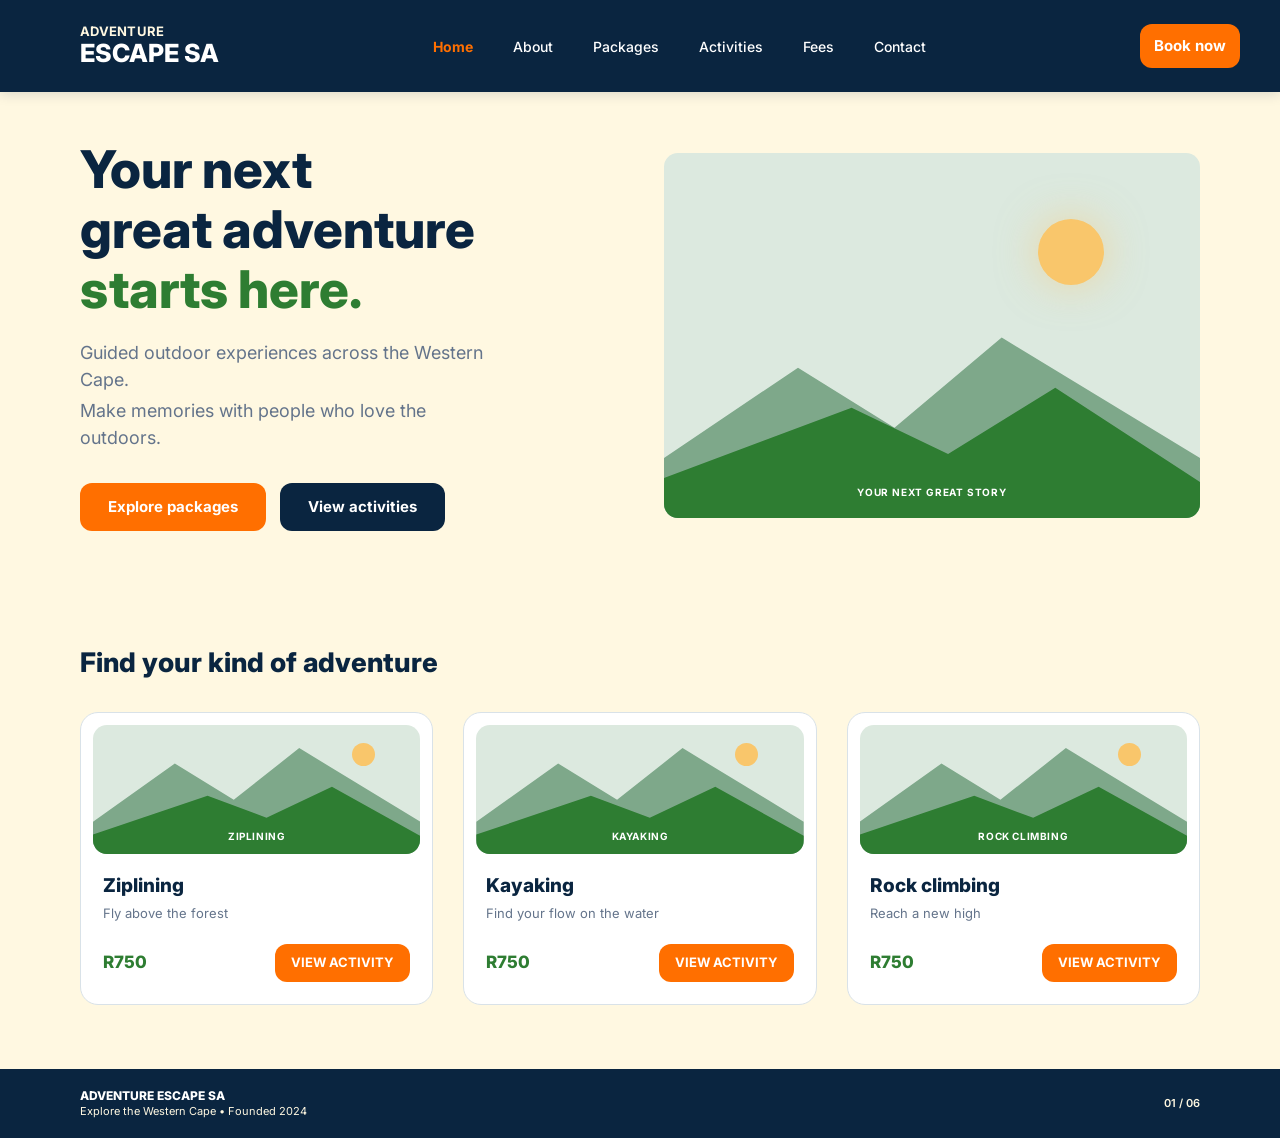
<file: adventure-escape-sa/index.html>
<!DOCTYPE html>
<html lang="en">
<head>
  <meta charset="UTF-8" />
  <meta name="viewport" content="width=device-width, initial-scale=1.0" />
  <title>Adventure Escape SA | Your next great adventure starts here</title>
  <link rel="preconnect" href="https://fonts.googleapis.com" />
  <link rel="preconnect" href="https://fonts.gstatic.com" crossorigin />
  <link href="https://fonts.googleapis.com/css2?family=Inter:wght@400;500;600;700;800&display=swap" rel="stylesheet" />
  <link rel="stylesheet" href="styles.css" />
</head>
<body>
  <header class="site-header">
    <div class="header-inner">
      <a href="index.html" class="logo">
        <span class="logo-top">ADVENTURE</span>
        <span class="logo-main">ESCAPE SA</span>
      </a>
      <nav class="nav">
        <a href="index.html" class="active">Home</a>
        <a href="about.html">About</a>
        <a href="packages.html">Packages</a>
        <a href="activities.html">Activities</a>
        <a href="fees.html">Fees</a>
        <a href="contact.html">Contact</a>
      </nav>
      <a href="contact.html" class="btn btn-primary btn-book">Book now</a>
    </div>
  </header>

  <main>
    <section class="hero">
      <div class="hero-content">
        <h1>
          Your next<br />
          great adventure<br />
          <span class="accent">starts here.</span>
        </h1>
        <div class="lead">
          <p>Guided outdoor experiences across the Western Cape.</p>
          <p>Make memories with people who love the outdoors.</p>
        </div>
        <div class="hero-actions">
          <a href="packages.html" class="btn btn-primary btn-md">Explore packages</a>
          <a href="activities.html" class="btn btn-dark btn-md">View activities</a>
        </div>
      </div>
      <div class="hero-visual" aria-hidden="true">
        <div class="sun"></div>
        <div class="landscape">
          <div class="hill-back"></div>
          <div class="hill-front"></div>
        </div>
        <div class="caption">YOUR NEXT GREAT STORY</div>
      </div>
    </section>

    <section class="section">
      <h2 class="section-title">Find your kind of adventure</h2>
      <div class="cards-grid">
        <article class="card">
          <div class="card-image">
            <div class="sun"></div>
            <div class="hill-back"></div>
            <div class="hill-front"></div>
            <div class="label">ZIPLINING</div>
          </div>
          <div class="card-body">
            <h3>Ziplining</h3>
            <p class="tagline">Fly above the forest</p>
            <div class="card-footer">
              <span class="card-price">R750</span>
              <a href="activities.html#ziplining" class="btn btn-primary">VIEW ACTIVITY</a>
            </div>
          </div>
        </article>

        <article class="card">
          <div class="card-image">
            <div class="sun"></div>
            <div class="hill-back"></div>
            <div class="hill-front"></div>
            <div class="label">KAYAKING</div>
          </div>
          <div class="card-body">
            <h3>Kayaking</h3>
            <p class="tagline">Find your flow on the water</p>
            <div class="card-footer">
              <span class="card-price">R750</span>
              <a href="activities.html#kayaking" class="btn btn-primary">VIEW ACTIVITY</a>
            </div>
          </div>
        </article>

        <article class="card">
          <div class="card-image">
            <div class="sun"></div>
            <div class="hill-back"></div>
            <div class="hill-front"></div>
            <div class="label">ROCK CLIMBING</div>
          </div>
          <div class="card-body">
            <h3>Rock climbing</h3>
            <p class="tagline">Reach a new high</p>
            <div class="card-footer">
              <span class="card-price">R750</span>
              <a href="activities.html#rock-climbing" class="btn btn-primary">VIEW ACTIVITY</a>
            </div>
          </div>
        </article>
      </div>
    </section>
  </main>

  <footer class="site-footer">
    <div class="footer-inner">
      <div class="footer-brand">
        <strong>ADVENTURE ESCAPE SA</strong>
        <span>Explore the Western Cape • Founded 2024</span>
      </div>
      <span class="footer-page">01 / 06</span>
    </div>
  </footer>
</body>
</html>
</file>
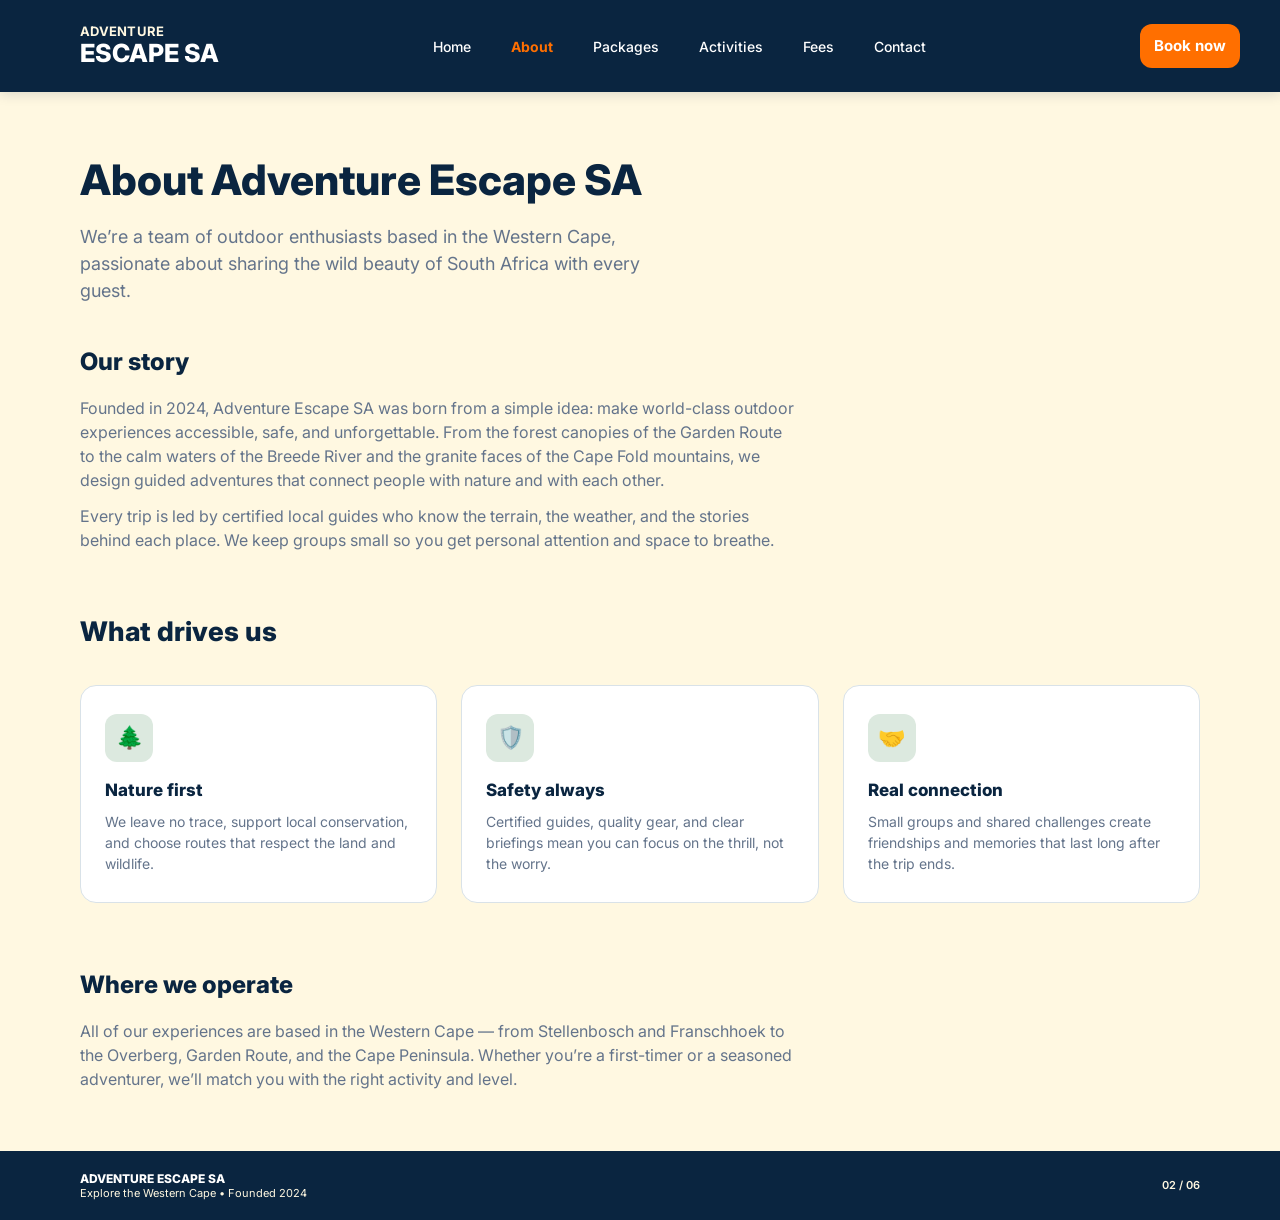
<file: adventure-escape-sa/about.html>
<!DOCTYPE html>
<html lang="en">
<head>
  <meta charset="UTF-8" />
  <meta name="viewport" content="width=device-width, initial-scale=1.0" />
  <title>About Us | Adventure Escape SA</title>
  <link rel="preconnect" href="https://fonts.googleapis.com" />
  <link rel="preconnect" href="https://fonts.gstatic.com" crossorigin />
  <link href="https://fonts.googleapis.com/css2?family=Inter:wght@400;500;600;700;800&display=swap" rel="stylesheet" />
  <link rel="stylesheet" href="styles.css" />
</head>
<body>
  <header class="site-header">
    <div class="header-inner">
      <a href="index.html" class="logo">
        <span class="logo-top">ADVENTURE</span>
        <span class="logo-main">ESCAPE SA</span>
      </a>
      <nav class="nav">
        <a href="index.html">Home</a>
        <a href="about.html" class="active">About</a>
        <a href="packages.html">Packages</a>
        <a href="activities.html">Activities</a>
        <a href="fees.html">Fees</a>
        <a href="contact.html">Contact</a>
      </nav>
      <a href="contact.html" class="btn btn-primary btn-book">Book now</a>
    </div>
  </header>

  <main>
    <section class="page-hero">
      <h1>About Adventure Escape SA</h1>
      <p>We’re a team of outdoor enthusiasts based in the Western Cape, passionate about sharing the wild beauty of South Africa with every guest.</p>
    </section>

    <section class="content-block">
      <h2>Our story</h2>
      <p>Founded in 2024, Adventure Escape SA was born from a simple idea: make world-class outdoor experiences accessible, safe, and unforgettable. From the forest canopies of the Garden Route to the calm waters of the Breede River and the granite faces of the Cape Fold mountains, we design guided adventures that connect people with nature and with each other.</p>
      <p>Every trip is led by certified local guides who know the terrain, the weather, and the stories behind each place. We keep groups small so you get personal attention and space to breathe.</p>
    </section>

    <section class="section" style="padding-top: 0;">
      <h2 class="section-title">What drives us</h2>
      <div class="features">
        <div class="feature">
          <div class="feature-icon">🌲</div>
          <h3>Nature first</h3>
          <p>We leave no trace, support local conservation, and choose routes that respect the land and wildlife.</p>
        </div>
        <div class="feature">
          <div class="feature-icon">🛡️</div>
          <h3>Safety always</h3>
          <p>Certified guides, quality gear, and clear briefings mean you can focus on the thrill, not the worry.</p>
        </div>
        <div class="feature">
          <div class="feature-icon">🤝</div>
          <h3>Real connection</h3>
          <p>Small groups and shared challenges create friendships and memories that last long after the trip ends.</p>
        </div>
      </div>
    </section>

    <section class="content-block">
      <h2>Where we operate</h2>
      <p>All of our experiences are based in the Western Cape — from Stellenbosch and Franschhoek to the Overberg, Garden Route, and the Cape Peninsula. Whether you’re a first-timer or a seasoned adventurer, we’ll match you with the right activity and level.</p>
    </section>
  </main>

  <footer class="site-footer">
    <div class="footer-inner">
      <div class="footer-brand">
        <strong>ADVENTURE ESCAPE SA</strong>
        <span>Explore the Western Cape • Founded 2024</span>
      </div>
      <span class="footer-page">02 / 06</span>
    </div>
  </footer>
</body>
</html>
</file>
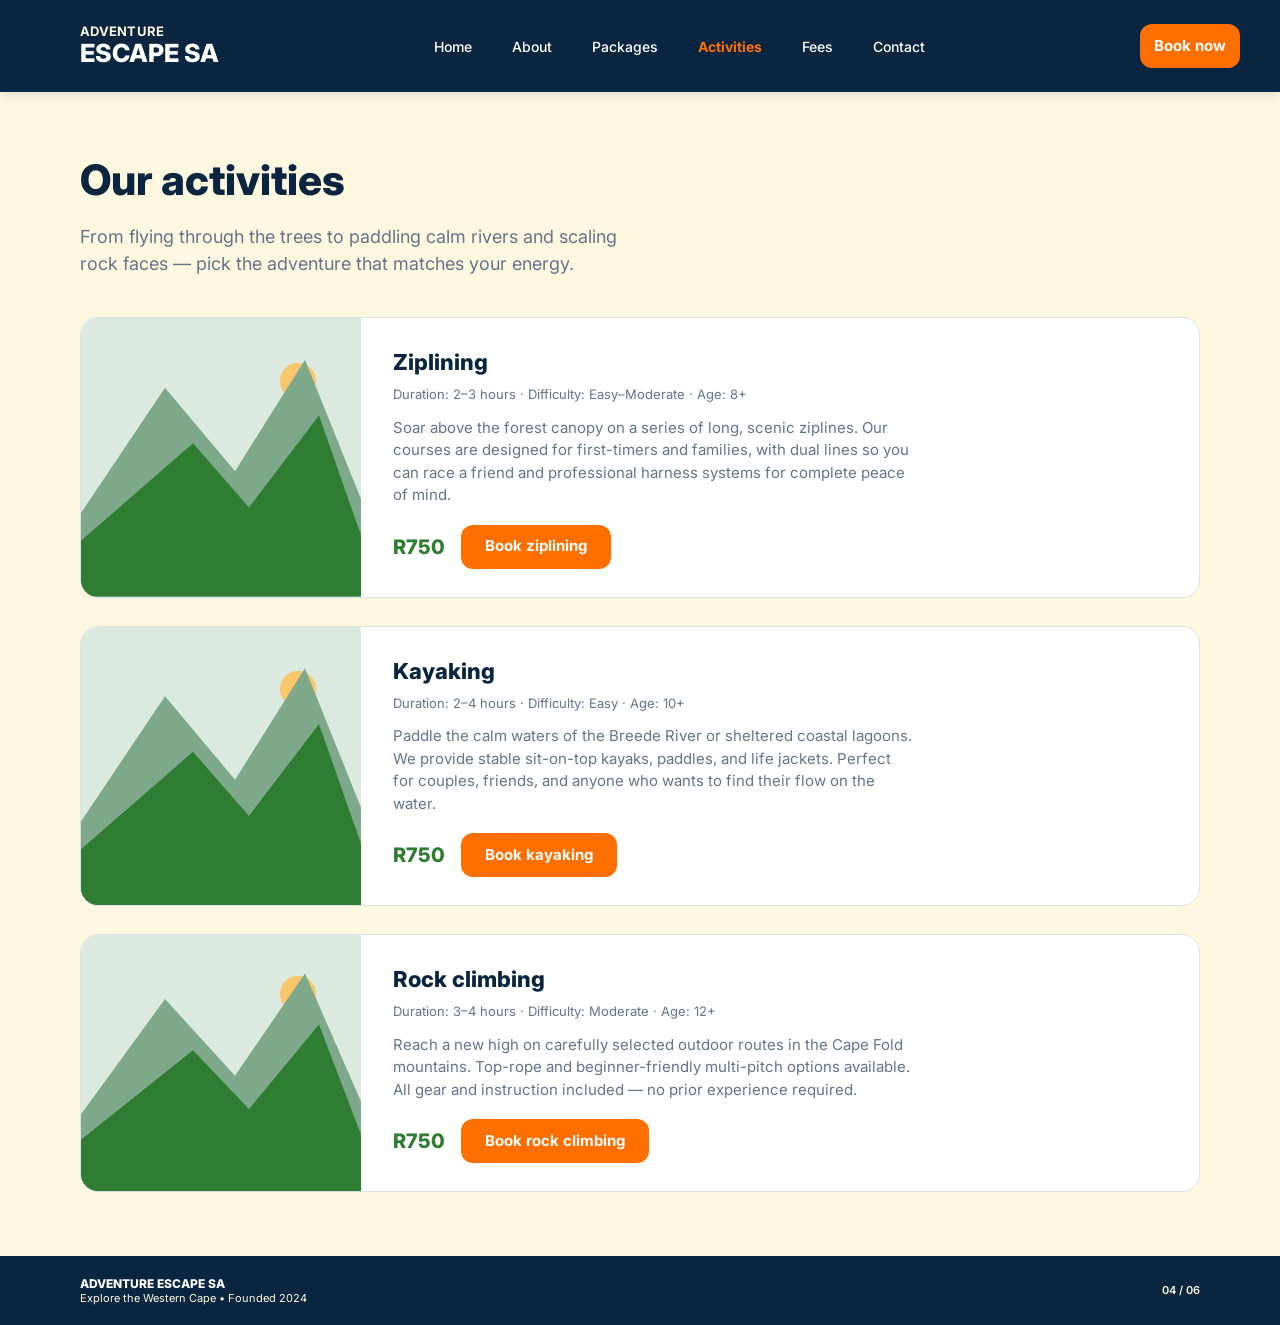
<file: adventure-escape-sa/activities.html>
<!DOCTYPE html>
<html lang="en">
<head>
  <meta charset="UTF-8" />
  <meta name="viewport" content="width=device-width, initial-scale=1.0" />
  <title>Activities | Adventure Escape SA</title>
  <link rel="preconnect" href="https://fonts.googleapis.com" />
  <link rel="preconnect" href="https://fonts.gstatic.com" crossorigin />
  <link href="https://fonts.googleapis.com/css2?family=Inter:wght@400;500;600;700;800&display=swap" rel="stylesheet" />
  <link rel="stylesheet" href="styles.css" />
</head>
<body>
  <header class="site-header">
    <div class="header-inner">
      <a href="index.html" class="logo">
        <span class="logo-top">ADVENTURE</span>
        <span class="logo-main">ESCAPE SA</span>
      </a>
      <nav class="nav">
        <a href="index.html">Home</a>
        <a href="about.html">About</a>
        <a href="packages.html">Packages</a>
        <a href="activities.html" class="active">Activities</a>
        <a href="fees.html">Fees</a>
        <a href="contact.html">Contact</a>
      </nav>
      <a href="contact.html" class="btn btn-primary btn-book">Book now</a>
    </div>
  </header>

  <main>
    <section class="page-hero">
      <h1>Our activities</h1>
      <p>From flying through the trees to paddling calm rivers and scaling rock faces — pick the adventure that matches your energy.</p>
    </section>

    <section class="section" style="padding-top: 0;">
      <div class="activity-list">
        <article class="activity-item" id="ziplining">
          <div class="thumb">
            <div class="sun"></div>
            <div class="hill-back"></div>
            <div class="hill-front"></div>
          </div>
          <div class="info">
            <h3>Ziplining</h3>
            <p class="meta">Duration: 2–3 hours · Difficulty: Easy–Moderate · Age: 8+</p>
            <p>Soar above the forest canopy on a series of long, scenic ziplines. Our courses are designed for first-timers and families, with dual lines so you can race a friend and professional harness systems for complete peace of mind.</p>
            <div class="actions">
              <span class="card-price" style="font-size: 20px;">R750</span>
              <a href="contact.html" class="btn btn-primary btn-sm">Book ziplining</a>
            </div>
          </div>
        </article>

        <article class="activity-item" id="kayaking">
          <div class="thumb">
            <div class="sun"></div>
            <div class="hill-back"></div>
            <div class="hill-front"></div>
          </div>
          <div class="info">
            <h3>Kayaking</h3>
            <p class="meta">Duration: 2–4 hours · Difficulty: Easy · Age: 10+</p>
            <p>Paddle the calm waters of the Breede River or sheltered coastal lagoons. We provide stable sit-on-top kayaks, paddles, and life jackets. Perfect for couples, friends, and anyone who wants to find their flow on the water.</p>
            <div class="actions">
              <span class="card-price" style="font-size: 20px;">R750</span>
              <a href="contact.html" class="btn btn-primary btn-sm">Book kayaking</a>
            </div>
          </div>
        </article>

        <article class="activity-item" id="rock-climbing">
          <div class="thumb">
            <div class="sun"></div>
            <div class="hill-back"></div>
            <div class="hill-front"></div>
          </div>
          <div class="info">
            <h3>Rock climbing</h3>
            <p class="meta">Duration: 3–4 hours · Difficulty: Moderate · Age: 12+</p>
            <p>Reach a new high on carefully selected outdoor routes in the Cape Fold mountains. Top-rope and beginner-friendly multi-pitch options available. All gear and instruction included — no prior experience required.</p>
            <div class="actions">
              <span class="card-price" style="font-size: 20px;">R750</span>
              <a href="contact.html" class="btn btn-primary btn-sm">Book rock climbing</a>
            </div>
          </div>
        </article>
      </div>
    </section>
  </main>

  <footer class="site-footer">
    <div class="footer-inner">
      <div class="footer-brand">
        <strong>ADVENTURE ESCAPE SA</strong>
        <span>Explore the Western Cape • Founded 2024</span>
      </div>
      <span class="footer-page">04 / 06</span>
    </div>
  </footer>
</body>
</html>
</file>
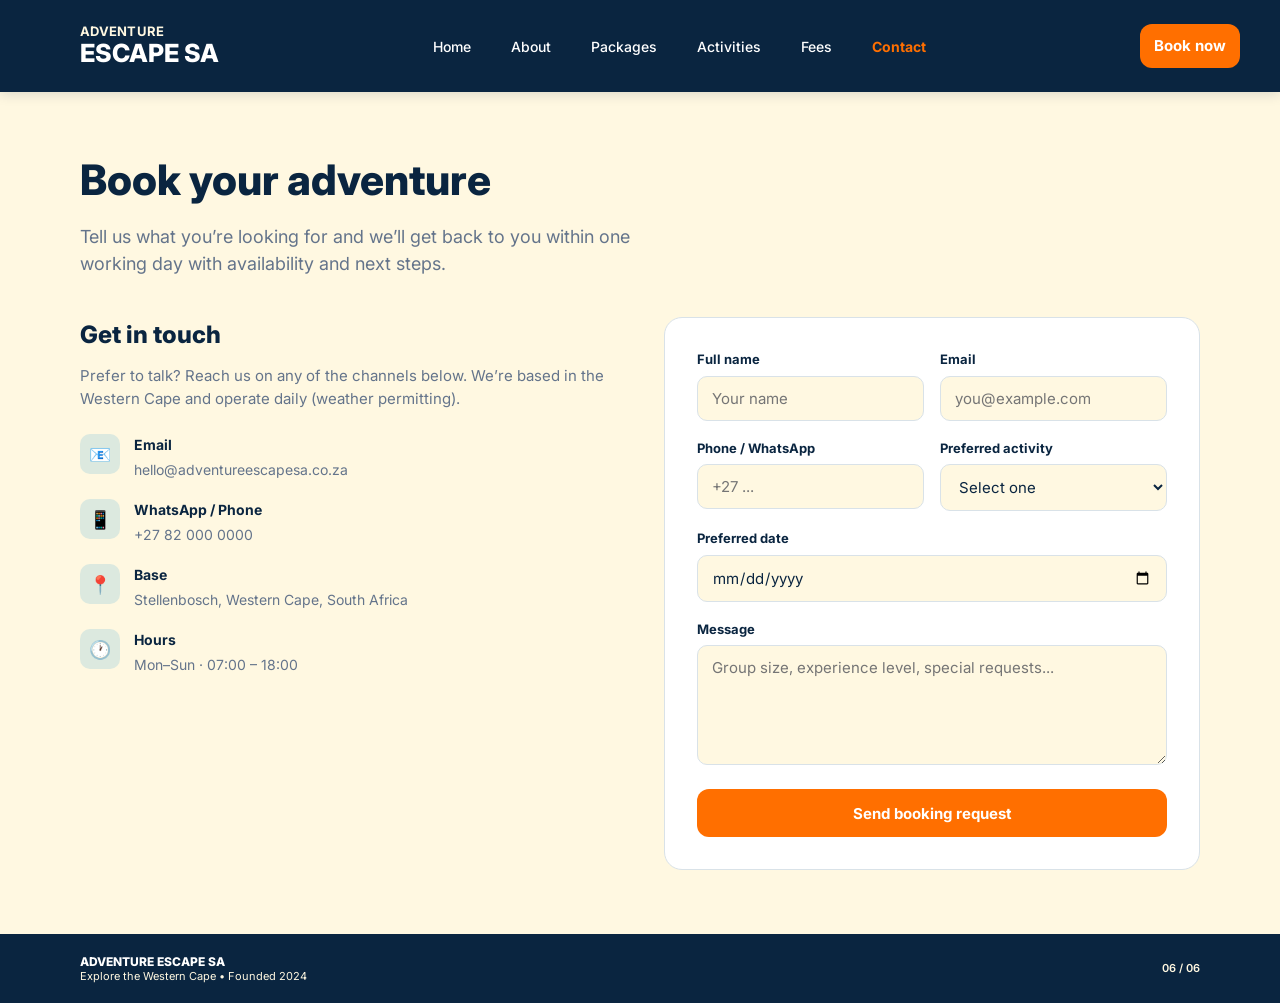
<file: adventure-escape-sa/contact.html>
<!DOCTYPE html>
<html lang="en">
<head>
  <meta charset="UTF-8" />
  <meta name="viewport" content="width=device-width, initial-scale=1.0" />
  <title>Contact | Adventure Escape SA</title>
  <link rel="preconnect" href="https://fonts.googleapis.com" />
  <link rel="preconnect" href="https://fonts.gstatic.com" crossorigin />
  <link href="https://fonts.googleapis.com/css2?family=Inter:wght@400;500;600;700;800&display=swap" rel="stylesheet" />
  <link rel="stylesheet" href="styles.css" />
</head>
<body>
  <header class="site-header">
    <div class="header-inner">
      <a href="index.html" class="logo">
        <span class="logo-top">ADVENTURE</span>
        <span class="logo-main">ESCAPE SA</span>
      </a>
      <nav class="nav">
        <a href="index.html">Home</a>
        <a href="about.html">About</a>
        <a href="packages.html">Packages</a>
        <a href="activities.html">Activities</a>
        <a href="fees.html">Fees</a>
        <a href="contact.html" class="active">Contact</a>
      </nav>
      <a href="contact.html" class="btn btn-primary btn-book">Book now</a>
    </div>
  </header>

  <main>
    <section class="page-hero">
      <h1>Book your adventure</h1>
      <p>Tell us what you’re looking for and we’ll get back to you within one working day with availability and next steps.</p>
    </section>

    <section class="section" style="padding-top: 0;">
      <div class="contact-grid">
        <div class="contact-info">
          <h2>Get in touch</h2>
          <p>Prefer to talk? Reach us on any of the channels below. We’re based in the Western Cape and operate daily (weather permitting).</p>

          <div class="contact-detail">
            <div class="icon">📧</div>
            <div>
              <strong>Email</strong>
              <span>hello@adventureescapesa.co.za</span>
            </div>
          </div>
          <div class="contact-detail">
            <div class="icon">📱</div>
            <div>
              <strong>WhatsApp / Phone</strong>
              <span>+27 82 000 0000</span>
            </div>
          </div>
          <div class="contact-detail">
            <div class="icon">📍</div>
            <div>
              <strong>Base</strong>
              <span>Stellenbosch, Western Cape, South Africa</span>
            </div>
          </div>
          <div class="contact-detail">
            <div class="icon">🕐</div>
            <div>
              <strong>Hours</strong>
              <span>Mon–Sun · 07:00 – 18:00</span>
            </div>
          </div>
        </div>

        <div class="form-card">
          <form action="#" method="post" onsubmit="event.preventDefault(); alert('Thanks! This is a demo form — in a live site your booking request would be sent.');">
            <div class="form-row">
              <div class="form-group">
                <label for="name">Full name</label>
                <input type="text" id="name" name="name" required placeholder="Your name" />
              </div>
              <div class="form-group">
                <label for="email">Email</label>
                <input type="email" id="email" name="email" required placeholder="you@example.com" />
              </div>
            </div>
            <div class="form-row">
              <div class="form-group">
                <label for="phone">Phone / WhatsApp</label>
                <input type="tel" id="phone" name="phone" placeholder="+27 ..." />
              </div>
              <div class="form-group">
                <label for="activity">Preferred activity</label>
                <select id="activity" name="activity">
                  <option value="">Select one</option>
                  <option>Ziplining</option>
                  <option>Kayaking</option>
                  <option>Rock climbing</option>
                  <option>Cape Explorer (2 activities)</option>
                  <option>Weekend Escape</option>
                  <option>Group / Corporate</option>
                </select>
              </div>
            </div>
            <div class="form-group">
              <label for="date">Preferred date</label>
              <input type="date" id="date" name="date" />
            </div>
            <div class="form-group">
              <label for="message">Message</label>
              <textarea id="message" name="message" placeholder="Group size, experience level, special requests..."></textarea>
            </div>
            <button type="submit" class="btn btn-primary btn-md" style="width:100%;">Send booking request</button>
          </form>
        </div>
      </div>
    </section>
  </main>

  <footer class="site-footer">
    <div class="footer-inner">
      <div class="footer-brand">
        <strong>ADVENTURE ESCAPE SA</strong>
        <span>Explore the Western Cape • Founded 2024</span>
      </div>
      <span class="footer-page">06 / 06</span>
    </div>
  </footer>
</body>
</html>
</file>
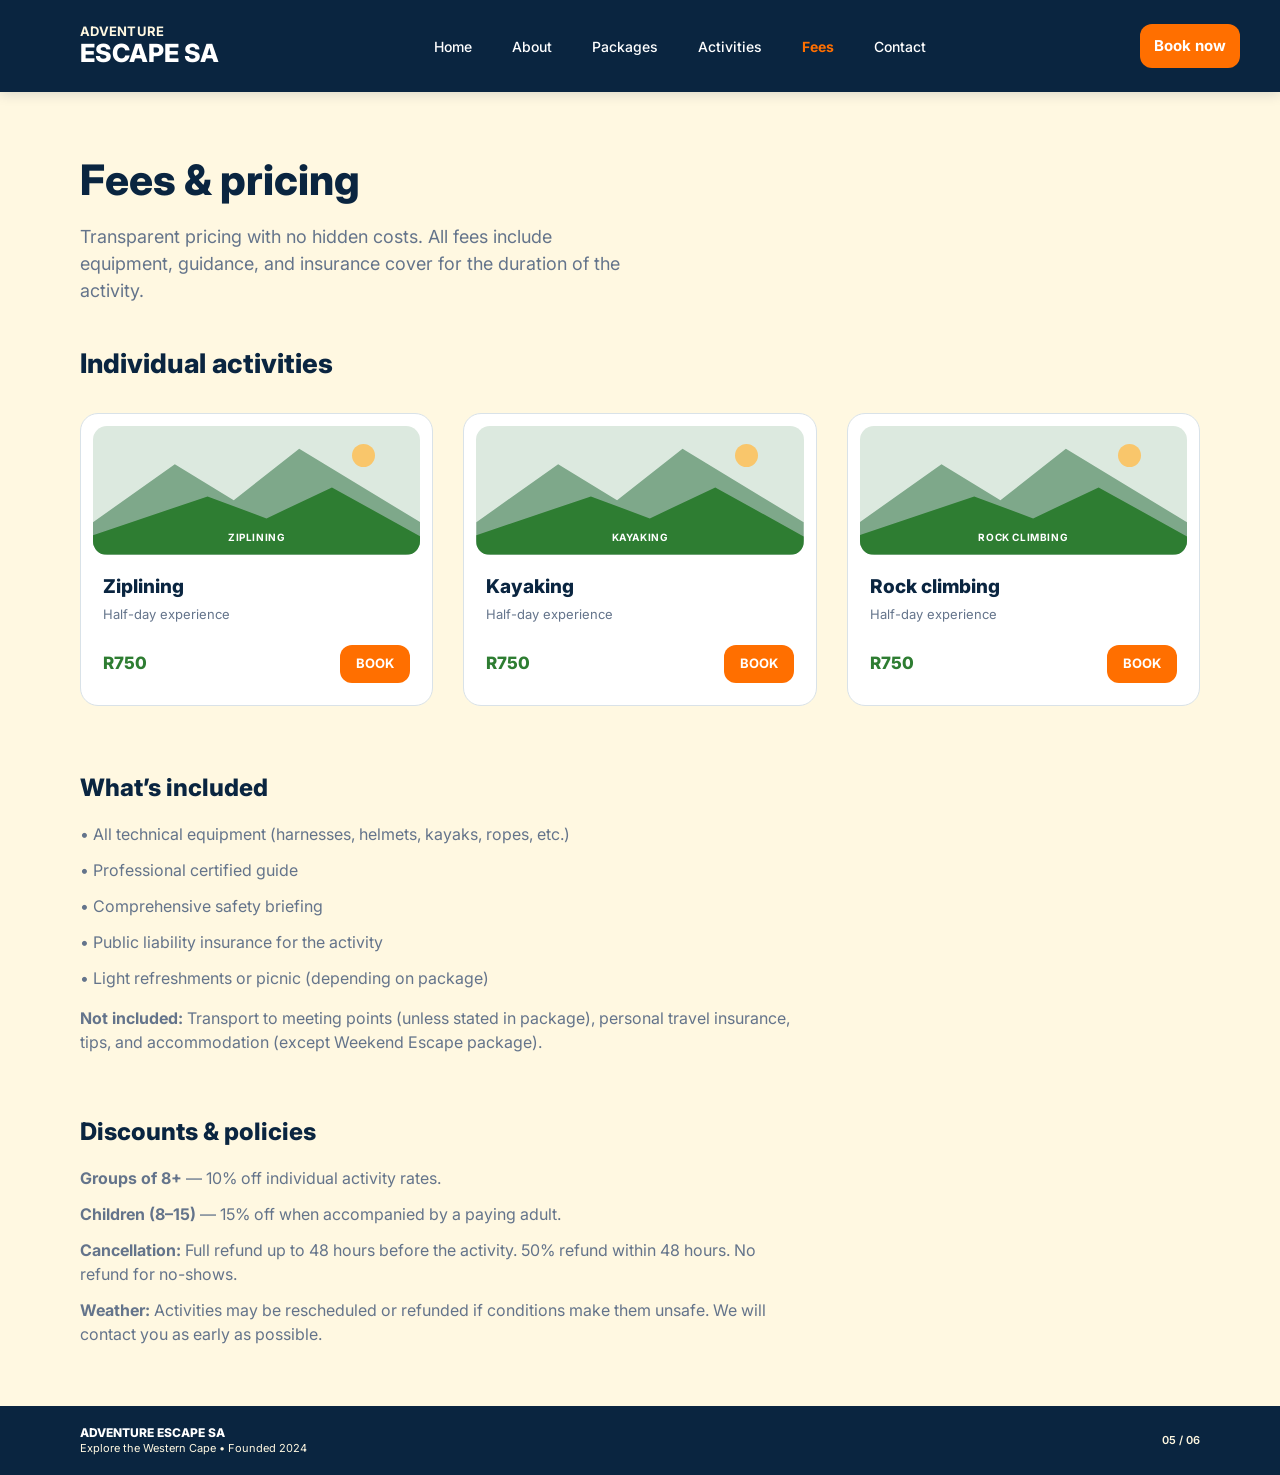
<file: adventure-escape-sa/fees.html>
<!DOCTYPE html>
<html lang="en">
<head>
  <meta charset="UTF-8" />
  <meta name="viewport" content="width=device-width, initial-scale=1.0" />
  <title>Fees | Adventure Escape SA</title>
  <link rel="preconnect" href="https://fonts.googleapis.com" />
  <link rel="preconnect" href="https://fonts.gstatic.com" crossorigin />
  <link href="https://fonts.googleapis.com/css2?family=Inter:wght@400;500;600;700;800&display=swap" rel="stylesheet" />
  <link rel="stylesheet" href="styles.css" />
</head>
<body>
  <header class="site-header">
    <div class="header-inner">
      <a href="index.html" class="logo">
        <span class="logo-top">ADVENTURE</span>
        <span class="logo-main">ESCAPE SA</span>
      </a>
      <nav class="nav">
        <a href="index.html">Home</a>
        <a href="about.html">About</a>
        <a href="packages.html">Packages</a>
        <a href="activities.html">Activities</a>
        <a href="fees.html" class="active">Fees</a>
        <a href="contact.html">Contact</a>
      </nav>
      <a href="contact.html" class="btn btn-primary btn-book">Book now</a>
    </div>
  </header>

  <main>
    <section class="page-hero">
      <h1>Fees &amp; pricing</h1>
      <p>Transparent pricing with no hidden costs. All fees include equipment, guidance, and insurance cover for the duration of the activity.</p>
    </section>

    <section class="section" style="padding-top: 0;">
      <h2 class="section-title">Individual activities</h2>
      <div class="cards-grid">
        <article class="card">
          <div class="card-image">
            <div class="sun"></div>
            <div class="hill-back"></div>
            <div class="hill-front"></div>
            <div class="label">ZIPLINING</div>
          </div>
          <div class="card-body">
            <h3>Ziplining</h3>
            <p class="tagline">Half-day experience</p>
            <div class="card-footer">
              <span class="card-price">R750</span>
              <a href="contact.html" class="btn btn-primary">BOOK</a>
            </div>
          </div>
        </article>
        <article class="card">
          <div class="card-image">
            <div class="sun"></div>
            <div class="hill-back"></div>
            <div class="hill-front"></div>
            <div class="label">KAYAKING</div>
          </div>
          <div class="card-body">
            <h3>Kayaking</h3>
            <p class="tagline">Half-day experience</p>
            <div class="card-footer">
              <span class="card-price">R750</span>
              <a href="contact.html" class="btn btn-primary">BOOK</a>
            </div>
          </div>
        </article>
        <article class="card">
          <div class="card-image">
            <div class="sun"></div>
            <div class="hill-back"></div>
            <div class="hill-front"></div>
            <div class="label">ROCK CLIMBING</div>
          </div>
          <div class="card-body">
            <h3>Rock climbing</h3>
            <p class="tagline">Half-day experience</p>
            <div class="card-footer">
              <span class="card-price">R750</span>
              <a href="contact.html" class="btn btn-primary">BOOK</a>
            </div>
          </div>
        </article>
      </div>
    </section>

    <section class="content-block">
      <h2>What’s included</h2>
      <p>• All technical equipment (harnesses, helmets, kayaks, ropes, etc.)</p>
      <p>• Professional certified guide</p>
      <p>• Comprehensive safety briefing</p>
      <p>• Public liability insurance for the activity</p>
      <p>• Light refreshments or picnic (depending on package)</p>
      <p style="margin-top: 16px;"><strong>Not included:</strong> Transport to meeting points (unless stated in package), personal travel insurance, tips, and accommodation (except Weekend Escape package).</p>
    </section>

    <section class="content-block">
      <h2>Discounts &amp; policies</h2>
      <p><strong>Groups of 8+</strong> — 10% off individual activity rates.</p>
      <p><strong>Children (8–15)</strong> — 15% off when accompanied by a paying adult.</p>
      <p><strong>Cancellation:</strong> Full refund up to 48 hours before the activity. 50% refund within 48 hours. No refund for no-shows.</p>
      <p><strong>Weather:</strong> Activities may be rescheduled or refunded if conditions make them unsafe. We will contact you as early as possible.</p>
    </section>
  </main>

  <footer class="site-footer">
    <div class="footer-inner">
      <div class="footer-brand">
        <strong>ADVENTURE ESCAPE SA</strong>
        <span>Explore the Western Cape • Founded 2024</span>
      </div>
      <span class="footer-page">05 / 06</span>
    </div>
  </footer>
</body>
</html>
</file>
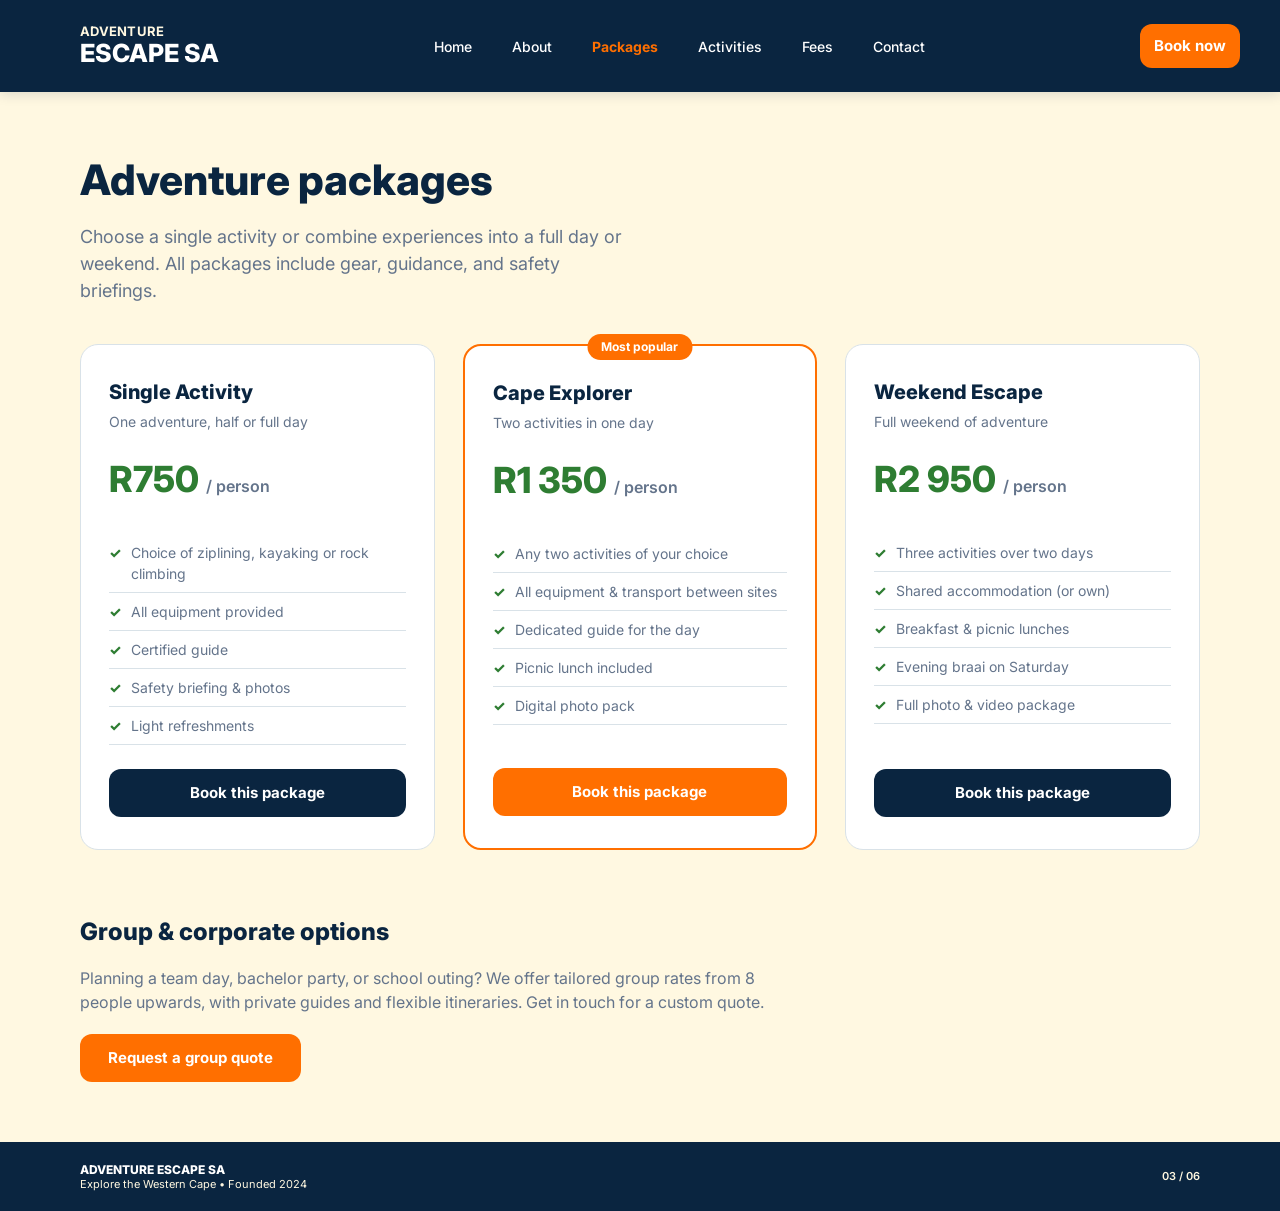
<file: adventure-escape-sa/packages.html>
<!DOCTYPE html>
<html lang="en">
<head>
  <meta charset="UTF-8" />
  <meta name="viewport" content="width=device-width, initial-scale=1.0" />
  <title>Packages | Adventure Escape SA</title>
  <link rel="preconnect" href="https://fonts.googleapis.com" />
  <link rel="preconnect" href="https://fonts.gstatic.com" crossorigin />
  <link href="https://fonts.googleapis.com/css2?family=Inter:wght@400;500;600;700;800&display=swap" rel="stylesheet" />
  <link rel="stylesheet" href="styles.css" />
</head>
<body>
  <header class="site-header">
    <div class="header-inner">
      <a href="index.html" class="logo">
        <span class="logo-top">ADVENTURE</span>
        <span class="logo-main">ESCAPE SA</span>
      </a>
      <nav class="nav">
        <a href="index.html">Home</a>
        <a href="about.html">About</a>
        <a href="packages.html" class="active">Packages</a>
        <a href="activities.html">Activities</a>
        <a href="fees.html">Fees</a>
        <a href="contact.html">Contact</a>
      </nav>
      <a href="contact.html" class="btn btn-primary btn-book">Book now</a>
    </div>
  </header>

  <main>
    <section class="page-hero">
      <h1>Adventure packages</h1>
      <p>Choose a single activity or combine experiences into a full day or weekend. All packages include gear, guidance, and safety briefings.</p>
    </section>

    <section class="section" style="padding-top: 0;">
      <div class="pricing-grid">
        <div class="price-card">
          <h3>Single Activity</h3>
          <p class="subtitle">One adventure, half or full day</p>
          <div class="amount">R750 <span>/ person</span></div>
          <ul>
            <li>Choice of ziplining, kayaking or rock climbing</li>
            <li>All equipment provided</li>
            <li>Certified guide</li>
            <li>Safety briefing &amp; photos</li>
            <li>Light refreshments</li>
          </ul>
          <a href="contact.html" class="btn btn-dark btn-md" style="width:100%;">Book this package</a>
        </div>

        <div class="price-card featured">
          <h3>Cape Explorer</h3>
          <p class="subtitle">Two activities in one day</p>
          <div class="amount">R1 350 <span>/ person</span></div>
          <ul>
            <li>Any two activities of your choice</li>
            <li>All equipment &amp; transport between sites</li>
            <li>Dedicated guide for the day</li>
            <li>Picnic lunch included</li>
            <li>Digital photo pack</li>
          </ul>
          <a href="contact.html" class="btn btn-primary btn-md" style="width:100%;">Book this package</a>
        </div>

        <div class="price-card">
          <h3>Weekend Escape</h3>
          <p class="subtitle">Full weekend of adventure</p>
          <div class="amount">R2 950 <span>/ person</span></div>
          <ul>
            <li>Three activities over two days</li>
            <li>Shared accommodation (or own)</li>
            <li>Breakfast &amp; picnic lunches</li>
            <li>Evening braai on Saturday</li>
            <li>Full photo &amp; video package</li>
          </ul>
          <a href="contact.html" class="btn btn-dark btn-md" style="width:100%;">Book this package</a>
        </div>
      </div>
    </section>

    <section class="content-block">
      <h2>Group &amp; corporate options</h2>
      <p>Planning a team day, bachelor party, or school outing? We offer tailored group rates from 8 people upwards, with private guides and flexible itineraries. Get in touch for a custom quote.</p>
      <p style="margin-top: 20px;">
        <a href="contact.html" class="btn btn-primary btn-md">Request a group quote</a>
      </p>
    </section>
  </main>

  <footer class="site-footer">
    <div class="footer-inner">
      <div class="footer-brand">
        <strong>ADVENTURE ESCAPE SA</strong>
        <span>Explore the Western Cape • Founded 2024</span>
      </div>
      <span class="footer-page">03 / 06</span>
    </div>
  </footer>
</body>
</html>
</file>
<file: adventure-escape-sa/styles.css>
/* Adventure Escape SA - Shared Styles */
:root {
  --cream: #FFF8E1;
  --navy: #0A2540;
  --orange: #FF6F00;
  --green: #2E7D32;
  --green-mid: #7EA88A;
  --green-light: #DCE9DF;
  --sun: #F9C66B;
  --slate: #64748B;
  --border: #D9E2E8;
  --white: #FFFFFF;
  --font: 'Inter', system-ui, -apple-system, Arial, sans-serif;
}

*, *::before, *::after {
  box-sizing: border-box;
  margin: 0;
  padding: 0;
}

html {
  scroll-behavior: smooth;
}

body {
  font-family: var(--font);
  background: var(--cream);
  color: var(--navy);
  line-height: 1.5;
  min-height: 100vh;
  display: flex;
  flex-direction: column;
}

img {
  max-width: 100%;
  display: block;
}

a {
  text-decoration: none;
  color: inherit;
}

ul {
  list-style: none;
}

/* Header */
.site-header {
  background: var(--navy);
  height: 92px;
  display: flex;
  align-items: center;
  position: sticky;
  top: 0;
  z-index: 100;
  box-shadow: 0 2px 12px rgba(10, 37, 64, 0.15);
}

.header-inner {
  width: 100%;
  max-width: 1440px;
  margin: 0 auto;
  padding: 0 40px 0 80px;
  display: flex;
  align-items: center;
  justify-content: space-between;
  gap: 24px;
}

.logo {
  display: flex;
  flex-direction: column;
  line-height: 1.15;
}

.logo-top {
  font-size: 13px;
  font-weight: 700;
  color: var(--cream);
  letter-spacing: 0.02em;
}

.logo-main {
  font-size: 25px;
  font-weight: 800;
  color: var(--white);
}

.nav {
  display: flex;
  align-items: center;
  gap: 40px;
}

.nav a {
  font-size: 14px;
  font-weight: 500;
  color: var(--white);
  transition: color 0.2s;
  position: relative;
}

.nav a:hover,
.nav a.active {
  color: var(--orange);
  font-weight: 700;
}

.btn {
  display: inline-flex;
  align-items: center;
  justify-content: center;
  font-family: var(--font);
  font-weight: 700;
  border: none;
  cursor: pointer;
  border-radius: 12px;
  transition: transform 0.15s, box-shadow 0.15s, background 0.2s;
}

.btn:hover {
  transform: translateY(-1px);
  box-shadow: 0 4px 14px rgba(0, 0, 0, 0.18);
}

.btn:active {
  transform: translateY(0);
}

.btn-primary {
  background: var(--orange);
  color: var(--white);
}

.btn-primary:hover {
  background: #e66300;
}

.btn-dark {
  background: var(--navy);
  color: var(--white);
}

.btn-dark:hover {
  background: #071a2e;
}

.btn-outline {
  background: transparent;
  color: var(--navy);
  border: 2px solid var(--navy);
}

.btn-sm {
  height: 44px;
  padding: 0 24px;
  font-size: 15px;
}

.btn-md {
  height: 48px;
  padding: 0 28px;
  font-size: 15px;
}

.btn-lg {
  height: 52px;
  padding: 0 32px;
  font-size: 16px;
}

.btn-book {
  width: 100px;
  height: 44px;
  font-size: 15px;
}

/* Main content */
main {
  flex: 1;
  width: 100%;
  max-width: 1440px;
  margin: 0 auto;
}

/* Hero */
.hero {
  display: grid;
  grid-template-columns: 1fr 1fr;
  gap: 48px;
  padding: 48px 80px 64px;
  align-items: center;
}

.hero-content h1 {
  font-size: 52px;
  font-weight: 800;
  line-height: 1.15;
  color: var(--navy);
  margin-bottom: 8px;
}

.hero-content h1 .accent {
  color: var(--green);
  display: block;
}

.hero-content .lead {
  font-size: 18px;
  color: var(--slate);
  margin-top: 20px;
  max-width: 420px;
}

.hero-content .lead p + p {
  margin-top: 4px;
}

.hero-actions {
  display: flex;
  gap: 14px;
  margin-top: 32px;
  flex-wrap: wrap;
}

.hero-visual {
  position: relative;
  height: 365px;
  border-radius: 14px;
  background: var(--green-light);
  overflow: hidden;
}

.hero-visual .landscape {
  position: absolute;
  bottom: 0;
  left: 0;
  right: 0;
  height: 55%;
}

.hero-visual .hill-back {
  position: absolute;
  bottom: 0;
  left: 0;
  right: 0;
  height: 100%;
  background: var(--green-mid);
  clip-path: polygon(0% 70%, 25% 25%, 43% 55%, 63% 10%, 100% 70%, 100% 100%, 0% 100%);
}

.hero-visual .hill-front {
  position: absolute;
  bottom: 0;
  left: 0;
  right: 0;
  height: 100%;
  background: var(--green);
  clip-path: polygon(0% 80%, 35% 45%, 53% 68%, 73% 35%, 100% 82%, 100% 100%, 0% 100%);
}

.hero-visual .sun {
  position: absolute;
  top: 18%;
  right: 18%;
  width: 66px;
  height: 66px;
  border-radius: 50%;
  background: var(--sun);
  box-shadow: 0 0 40px rgba(249, 198, 107, 0.5);
}

.hero-visual .caption {
  position: absolute;
  bottom: 18px;
  left: 0;
  right: 0;
  text-align: center;
  font-size: 10px;
  font-weight: 700;
  color: var(--white);
  letter-spacing: 0.08em;
  text-transform: uppercase;
}

/* Section titles */
.section {
  padding: 48px 80px 64px;
}

.section-title {
  font-size: 27px;
  font-weight: 800;
  color: var(--navy);
  margin-bottom: 28px;
}

/* Activity cards */
.cards-grid {
  display: grid;
  grid-template-columns: repeat(3, 1fr);
  gap: 30px;
}

.card {
  background: var(--white);
  border: 1px solid var(--border);
  border-radius: 18px;
  overflow: hidden;
  display: flex;
  flex-direction: column;
  transition: transform 0.2s, box-shadow 0.2s;
}

.card:hover {
  transform: translateY(-4px);
  box-shadow: 0 12px 28px rgba(10, 37, 64, 0.1);
}

.card-image {
  position: relative;
  height: 129px;
  margin: 12px 12px 0;
  border-radius: 14px;
  background: var(--green-light);
  overflow: hidden;
}

.card-image .hill-back {
  position: absolute;
  bottom: 0;
  left: 0;
  right: 0;
  height: 100%;
  background: var(--green-mid);
  clip-path: polygon(0% 75%, 25% 30%, 43% 58%, 63% 18%, 100% 75%, 100% 100%, 0% 100%);
}

.card-image .hill-front {
  position: absolute;
  bottom: 0;
  left: 0;
  right: 0;
  height: 100%;
  background: var(--green);
  clip-path: polygon(0% 85%, 35% 55%, 53% 72%, 73% 48%, 100% 86%, 100% 100%, 0% 100%);
}

.card-image .sun {
  position: absolute;
  top: 14%;
  right: 14%;
  width: 23px;
  height: 23px;
  border-radius: 50%;
  background: var(--sun);
}

.card-image .label {
  position: absolute;
  bottom: 10px;
  left: 0;
  right: 0;
  text-align: center;
  font-size: 10px;
  font-weight: 700;
  color: var(--white);
  letter-spacing: 0.06em;
  text-transform: uppercase;
}

.card-body {
  padding: 18px 22px 22px;
  display: flex;
  flex-direction: column;
  flex: 1;
}

.card-body h3 {
  font-size: 19px;
  font-weight: 800;
  color: var(--navy);
  margin-bottom: 4px;
}

.card-body .tagline {
  font-size: 13px;
  color: var(--slate);
  margin-bottom: auto;
}

.card-footer {
  display: flex;
  align-items: center;
  justify-content: space-between;
  margin-top: 20px;
}

.card-price {
  font-size: 17px;
  font-weight: 800;
  color: var(--green);
}

.card-footer .btn {
  height: 38px;
  padding: 0 16px;
  font-size: 13px;
  border-radius: 12px;
}

/* Page hero (inner pages) */
.page-hero {
  padding: 56px 80px 40px;
  text-align: left;
}

.page-hero h1 {
  font-size: 42px;
  font-weight: 800;
  color: var(--navy);
  margin-bottom: 12px;
}

.page-hero p {
  font-size: 18px;
  color: var(--slate);
  max-width: 560px;
}

/* Content blocks */
.content-block {
  padding: 0 80px 48px;
}

.content-block h2 {
  font-size: 24px;
  font-weight: 800;
  margin-bottom: 16px;
  color: var(--navy);
}

.content-block p {
  font-size: 16px;
  color: var(--slate);
  max-width: 720px;
  margin-bottom: 12px;
}

/* Feature list */
.features {
  display: grid;
  grid-template-columns: repeat(3, 1fr);
  gap: 24px;
  margin-top: 32px;
}

.feature {
  background: var(--white);
  border: 1px solid var(--border);
  border-radius: 16px;
  padding: 28px 24px;
}

.feature-icon {
  width: 48px;
  height: 48px;
  border-radius: 12px;
  background: var(--green-light);
  display: flex;
  align-items: center;
  justify-content: center;
  font-size: 22px;
  margin-bottom: 16px;
}

.feature h3 {
  font-size: 17px;
  font-weight: 800;
  margin-bottom: 8px;
}

.feature p {
  font-size: 14px;
  color: var(--slate);
  margin: 0;
}

/* Packages / Pricing table */
.pricing-grid {
  display: grid;
  grid-template-columns: repeat(3, 1fr);
  gap: 28px;
}

.price-card {
  background: var(--white);
  border: 1px solid var(--border);
  border-radius: 18px;
  padding: 32px 28px;
  display: flex;
  flex-direction: column;
}

.price-card.featured {
  border: 2px solid var(--orange);
  position: relative;
}

.price-card.featured::before {
  content: "Most popular";
  position: absolute;
  top: -12px;
  left: 50%;
  transform: translateX(-50%);
  background: var(--orange);
  color: white;
  font-size: 12px;
  font-weight: 700;
  padding: 4px 14px;
  border-radius: 20px;
}

.price-card h3 {
  font-size: 20px;
  font-weight: 800;
  margin-bottom: 4px;
}

.price-card .subtitle {
  font-size: 14px;
  color: var(--slate);
  margin-bottom: 20px;
}

.price-card .amount {
  font-size: 36px;
  font-weight: 800;
  color: var(--green);
  margin-bottom: 4px;
}

.price-card .amount span {
  font-size: 16px;
  font-weight: 600;
  color: var(--slate);
}

.price-card ul {
  margin: 24px 0;
  flex: 1;
}

.price-card li {
  font-size: 14px;
  color: var(--slate);
  padding: 8px 0;
  border-bottom: 1px solid var(--border);
  display: flex;
  align-items: flex-start;
  gap: 10px;
}

.price-card li::before {
  content: "✓";
  color: var(--green);
  font-weight: 800;
  flex-shrink: 0;
}

/* Contact form */
.contact-grid {
  display: grid;
  grid-template-columns: 1fr 1fr;
  gap: 48px;
  align-items: start;
}

.contact-info h2 {
  font-size: 24px;
  font-weight: 800;
  margin-bottom: 12px;
}

.contact-info p {
  font-size: 15px;
  color: var(--slate);
  margin-bottom: 24px;
}

.contact-detail {
  display: flex;
  gap: 14px;
  margin-bottom: 18px;
  align-items: flex-start;
}

.contact-detail .icon {
  width: 40px;
  height: 40px;
  border-radius: 10px;
  background: var(--green-light);
  display: flex;
  align-items: center;
  justify-content: center;
  font-size: 18px;
  flex-shrink: 0;
}

.contact-detail strong {
  display: block;
  font-size: 14px;
  font-weight: 700;
  margin-bottom: 2px;
}

.contact-detail span {
  font-size: 14px;
  color: var(--slate);
}

.form-card {
  background: var(--white);
  border: 1px solid var(--border);
  border-radius: 18px;
  padding: 32px;
}

.form-group {
  margin-bottom: 18px;
}

.form-group label {
  display: block;
  font-size: 13px;
  font-weight: 700;
  margin-bottom: 6px;
  color: var(--navy);
}

.form-group input,
.form-group select,
.form-group textarea {
  width: 100%;
  padding: 12px 14px;
  border: 1px solid var(--border);
  border-radius: 10px;
  font-family: var(--font);
  font-size: 15px;
  background: var(--cream);
  color: var(--navy);
  transition: border-color 0.2s;
}

.form-group input:focus,
.form-group select:focus,
.form-group textarea:focus {
  outline: none;
  border-color: var(--orange);
}

.form-group textarea {
  min-height: 120px;
  resize: vertical;
}

.form-row {
  display: grid;
  grid-template-columns: 1fr 1fr;
  gap: 16px;
}

/* Activities detail */
.activity-list {
  display: flex;
  flex-direction: column;
  gap: 28px;
}

.activity-item {
  display: grid;
  grid-template-columns: 280px 1fr;
  gap: 32px;
  background: var(--white);
  border: 1px solid var(--border);
  border-radius: 18px;
  overflow: hidden;
  align-items: stretch;
}

.activity-item .thumb {
  position: relative;
  min-height: 200px;
  background: var(--green-light);
}

.activity-item .thumb .hill-back {
  position: absolute;
  bottom: 0;
  left: 0;
  right: 0;
  height: 100%;
  background: var(--green-mid);
  clip-path: polygon(0% 70%, 30% 25%, 55% 55%, 80% 15%, 100% 65%, 100% 100%, 0% 100%);
}

.activity-item .thumb .hill-front {
  position: absolute;
  bottom: 0;
  left: 0;
  right: 0;
  height: 100%;
  background: var(--green);
  clip-path: polygon(0% 80%, 40% 45%, 60% 68%, 85% 35%, 100% 78%, 100% 100%, 0% 100%);
}

.activity-item .thumb .sun {
  position: absolute;
  top: 16%;
  right: 16%;
  width: 36px;
  height: 36px;
  border-radius: 50%;
  background: var(--sun);
}

.activity-item .info {
  padding: 28px 28px 28px 0;
  display: flex;
  flex-direction: column;
  justify-content: center;
}

.activity-item h3 {
  font-size: 22px;
  font-weight: 800;
  margin-bottom: 6px;
}

.activity-item .meta {
  font-size: 13px;
  color: var(--slate);
  margin-bottom: 12px;
}

.activity-item p {
  font-size: 15px;
  color: var(--slate);
  margin-bottom: 18px;
  max-width: 520px;
}

.activity-item .actions {
  display: flex;
  align-items: center;
  gap: 16px;
}

/* Footer */
.site-footer {
  background: var(--navy);
  height: 69px;
  display: flex;
  align-items: center;
  margin-top: auto;
}

.footer-inner {
  width: 100%;
  max-width: 1440px;
  margin: 0 auto;
  padding: 0 80px;
  display: flex;
  align-items: center;
  justify-content: space-between;
}

.footer-brand {
  display: flex;
  flex-direction: column;
  line-height: 1.3;
}

.footer-brand strong {
  font-size: 12px;
  font-weight: 800;
  color: var(--white);
}

.footer-brand span {
  font-size: 11px;
  color: var(--cream);
}

.footer-page {
  font-size: 11px;
  font-weight: 600;
  color: var(--cream);
}

/* Responsive */
@media (max-width: 1100px) {
  .header-inner {
    padding: 0 24px;
  }
  .nav {
    gap: 20px;
  }
  .hero,
  .section,
  .page-hero,
  .content-block {
    padding-left: 40px;
    padding-right: 40px;
  }
  .cards-grid,
  .pricing-grid,
  .features {
    grid-template-columns: 1fr 1fr;
  }
  .activity-item {
    grid-template-columns: 220px 1fr;
  }
}

@media (max-width: 768px) {
  .site-header {
    height: auto;
    padding: 16px 0;
  }
  .header-inner {
    flex-wrap: wrap;
    padding: 0 20px;
  }
  .nav {
    order: 3;
    width: 100%;
    justify-content: center;
    gap: 16px;
    flex-wrap: wrap;
    padding-top: 12px;
  }
  .hero {
    grid-template-columns: 1fr;
    padding: 32px 20px;
  }
  .hero-content h1 {
    font-size: 36px;
  }
  .hero-visual {
    height: 240px;
  }
  .section,
  .page-hero,
  .content-block {
    padding: 32px 20px;
  }
  .cards-grid,
  .pricing-grid,
  .features,
  .contact-grid {
    grid-template-columns: 1fr;
  }
  .activity-item {
    grid-template-columns: 1fr;
  }
  .activity-item .info {
    padding: 20px;
  }
  .footer-inner {
    padding: 0 20px;
    flex-direction: column;
    gap: 6px;
    text-align: center;
  }
  .site-footer {
    height: auto;
    padding: 16px 0;
  }
  .form-row {
    grid-template-columns: 1fr;
  }
}
</file>
